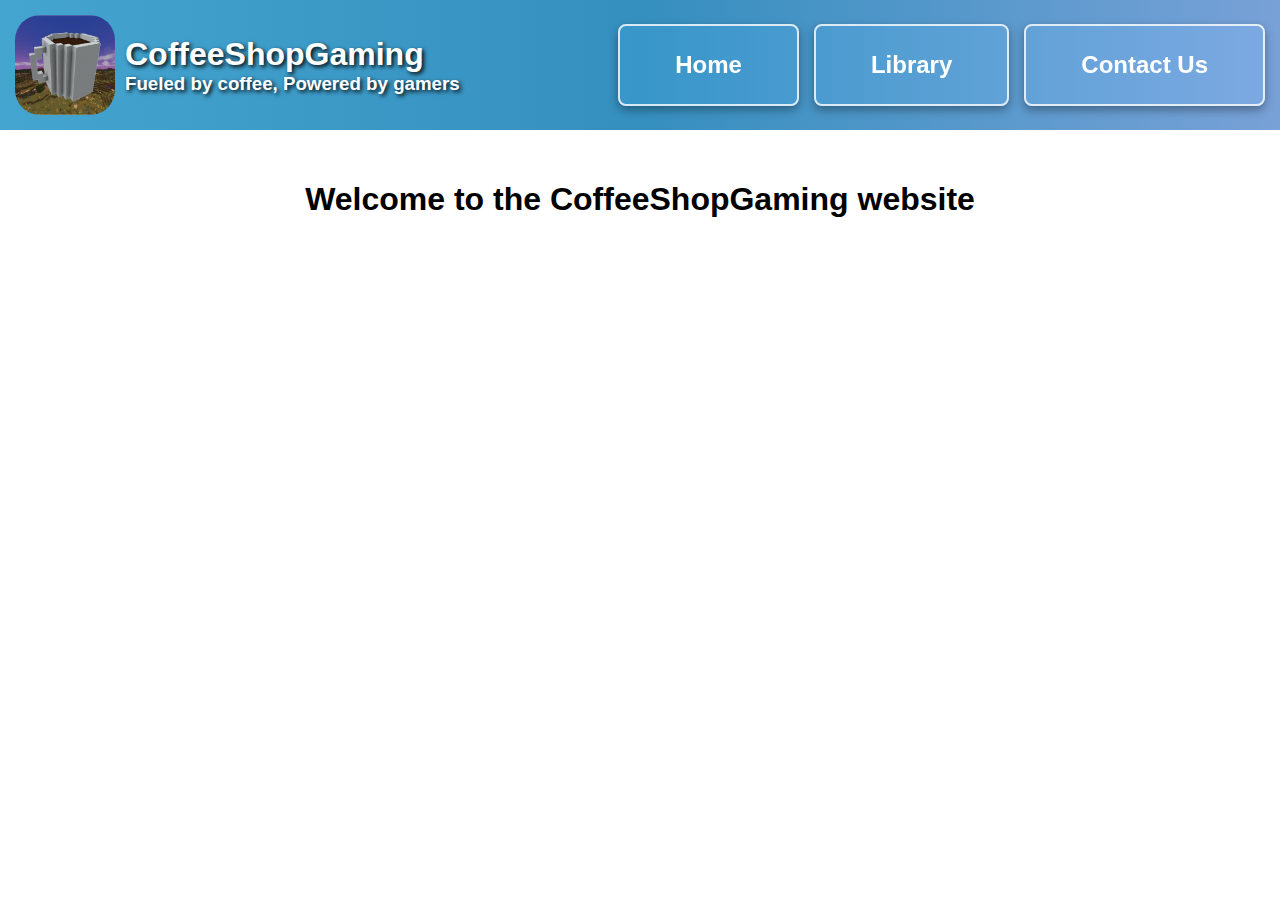
<file: index.html>
<!DOCTYPE html>
<html>
<head>
    <meta charset="utf-8">
    <meta name="viewport" content="width=device-width, initial-scale=1">
    <title>CoffeeShopGaming</title>       
    <link rel="icon" type="image/png" href="images/logo.png">
    <link rel="stylesheet" href="styles.css">

    <style>
     body {
        margin: 0;
        font-family: Arial, Helvetica, sans-serif;
    }

    .nav-btn:hover {
        background: rgba(255,255,255,0.15);
        transform: translateY(-2px);
    }
    
    </style>
</head>

<body>

<header class="standard-header">
    <div class="header-content">
        <img src="images/logo.png" class="header-logo" alt="Logo">
        <div class="header-text">
            <h1>CoffeeShopGaming</h1>
            <h3>Fueled by coffee, Powered by gamers</h3>
        </div>
    </div>

    <nav style="display: flex; gap: 15px;">
        <button class="nav-btn" onclick="window.location.href='index.html'">Home</button>
        <button class="nav-btn" onclick="window.location.href='picture_libary.html'">Library</button>
        <button class="nav-btn" onclick="window.location.href='contact_us.html'">Contact Us</button>
    </nav>
</header>
<div class="container">
  <span class="center-content"><h1>Welcome to the CoffeeShopGaming website</h1></span> <!-- centers the word -->
</div>



</body>
</html>
</file>
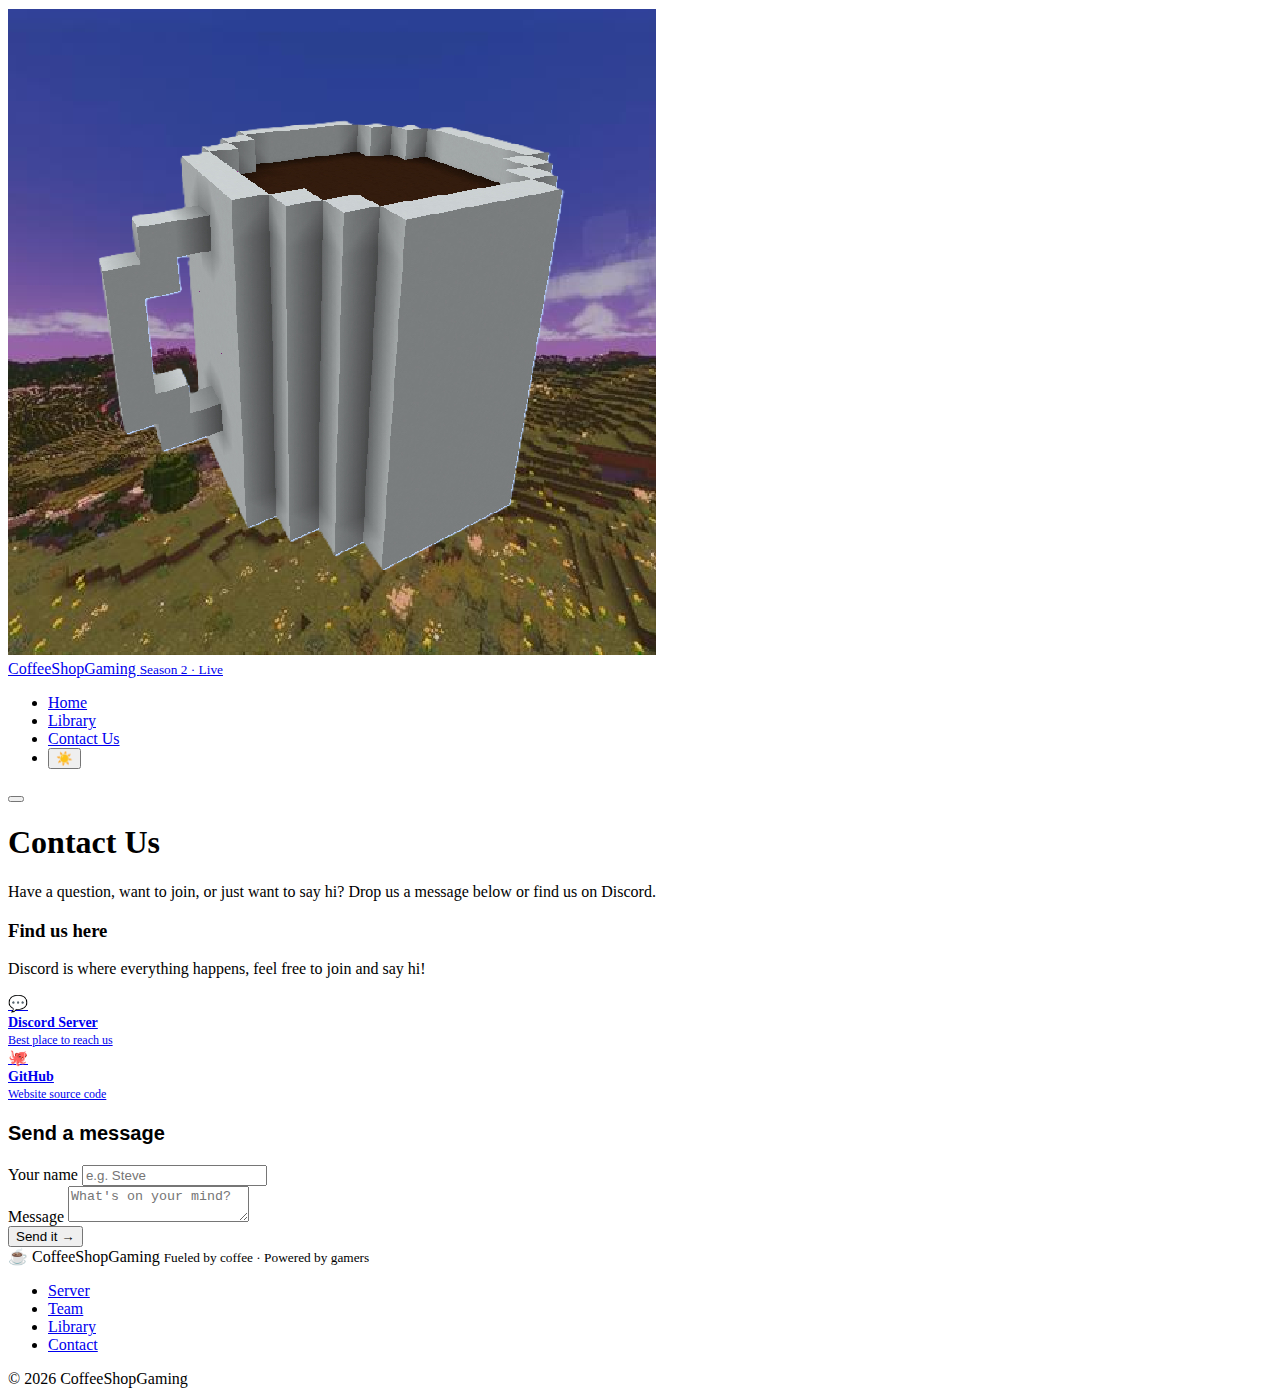
<file: contact.html>
<!DOCTYPE html>
<html lang="en" data-theme="dark">

<head>
  <meta charset="UTF-8" />
  <meta name="viewport" content="width=device-width, initial-scale=1.0" />
  <title>Contact Us · CoffeeShopGaming</title>
  <link rel="stylesheet" href="styles.css" />
  <link rel="icon" href="images\logo.png">
</head>

<body>

  <!-- NAV -->
  <nav id="nav">
    <a href="index.html" class="nav-logo">
      <img src="images/logo.png" alt="Logo" />
      <div class="nav-logo-text">
        CoffeeShopGaming
        <small>Season 2 · Live</small>
      </div>
    </a>
    <ul class="nav-links">
      <li><a href="index.html">Home</a></li>
      <li><a href="library.html">Library</a></li>
      <li><a href="contact.html" class="nav-cta active">Contact Us</a></li>
      <li><button class="theme-toggle" id="themeBtn" title="Toggle theme" aria-label="Toggle theme">☀️</button></li>
    </ul>

    <button class="hamburger" id="hamburger" aria-label="Menu">
      <span></span><span></span><span></span>
    </button>
  </nav>

  <!-- PAGE HERO -->
  <div class="page-hero">
    <h1>Contact Us</h1>
    <p>Have a question, want to join, or just want to say hi? Drop us a message below or find us on Discord.</p>
  </div>

  <!-- CONTACT -->
  <section class="section" style="padding-top:0;">
    <div class="contact-grid">

      <!-- Info -->
      <div class="contact-info">
        <h3>Find us here</h3>
        <p>Discord is where everything happens, feel free to join and say hi!</p>

        <div class="contact-links">
          <a href="https://discord.gg/wgyFHkYWY2" target="_blank" class="contact-link">
            <span class="icon">💬</span>
            <div>
              <strong style="color:var(--text); font-size:14px;">Discord Server</strong>
              <div style="font-size:12px; margin-top:2px;">Best place to reach us</div>
            </div>
          </a>
          <a href="https://github.com/Cooper-Rice/CoffeeShopGaming-Website" target="_blank" class="contact-link">
            <span class="icon">🐙</span>
            <div>
              <strong style="color:var(--text); font-size:14px;">GitHub</strong>
              <div style="font-size:12px; margin-top:2px;">Website source code</div>
            </div>
          </a>
          <!-- <a href="#" class="contact-link">
            <span class="icon">🎮</span>
            <div>
              <strong style="color:var(--text); font-size:14px;">Minecraft Server</strong>
              <div style="font-size:12px; margin-top:2px;">Hosted by Squidforge</div>
            </div>
          </a> -->
        </div>
      </div>

      <!-- form -->
      <div>
        <div class="card" style="border-radius:12px;">
          <h3 style="font-family:'Fredoka',sans-serif; font-size:20px; color:var(--text); margin-bottom:20px;">Send a
            message</h3>

          <div class="contact-form" id="contactForm">
            <div class="form-group">
              <label for="fname">Your name</label>
              <input type="text" id="fname" placeholder="e.g. Steve" />
            </div>
            <div class="form-group">
              <label for="message">Message</label>
              <textarea id="message" placeholder="What's on your mind?"></textarea>
            </div>
            <button class="btn btn-filled" id="sendBtn" style="align-self:flex-start;">Send it →</button>
          </div>

          <!-- Not used atm -->
          <div id="formSuccess" style="display:none; text-align:center; padding:40px 20px;">
            <div style="font-size:40px; margin-bottom:12px;">☕</div>
            <p style="font-family:'Fredoka',sans-serif; font-size:20px; color:var(--text); margin-bottom:8px;">Email
              client opened!</p>
            <p style="font-size:14px; color:var(--muted);">Your message is ready to send. Hit send in your email client
              and we'll get back to you soon!</p>
          </div>
          <!--  -->
          
        </div>
      </div>

    </div>
  </section>

  <!-- FOOTER -->
  <footer>
    <div class="footer-brand">
      ☕ CoffeeShopGaming
      <small>Fueled by coffee · Powered by gamers</small>
    </div>
    <ul class="footer-links">
      <li><a href="index.html#server">Server</a></li>
      <li><a href="index.html#team">Team</a></li>
      <li><a href="library.html">Library</a></li>
      <li><a href="contact.html">Contact</a></li>
    </ul>
    <span class="footer-copy">© 2026 CoffeeShopGaming</span>
  </footer>

  <script src="theme.js"></script>
  <script src="hamburger.js"></script>
  <script>
    const nav = document.getElementById('nav');
    window.addEventListener('scroll', () => nav.classList.toggle('scrolled', scrollY > 50));

    document.getElementById('sendBtn').addEventListener('click', function () {
      const name = document.getElementById('fname').value.trim();
      const message = document.getElementById('message').value.trim();

      if (!name || !message) {
        alert('Please fill in your name and message!');
        return;
      }

      const body = message;

      const gmailUrl = 'https://mail.google.com/mail/?view=cm&to=voidblock6@gmail.com'
        + '&su=' + encodeURIComponent('CoffeeShopGaming - Message from ' + name)
        + '&body=' + encodeURIComponent(body);

      window.open(gmailUrl, '_blank');

      //   document.getElementById('contactForm').style.display = 'none';
      //   document.getElementById('formSuccess').style.display = 'block';
    });
  </script>
</body>

</html>
</file>
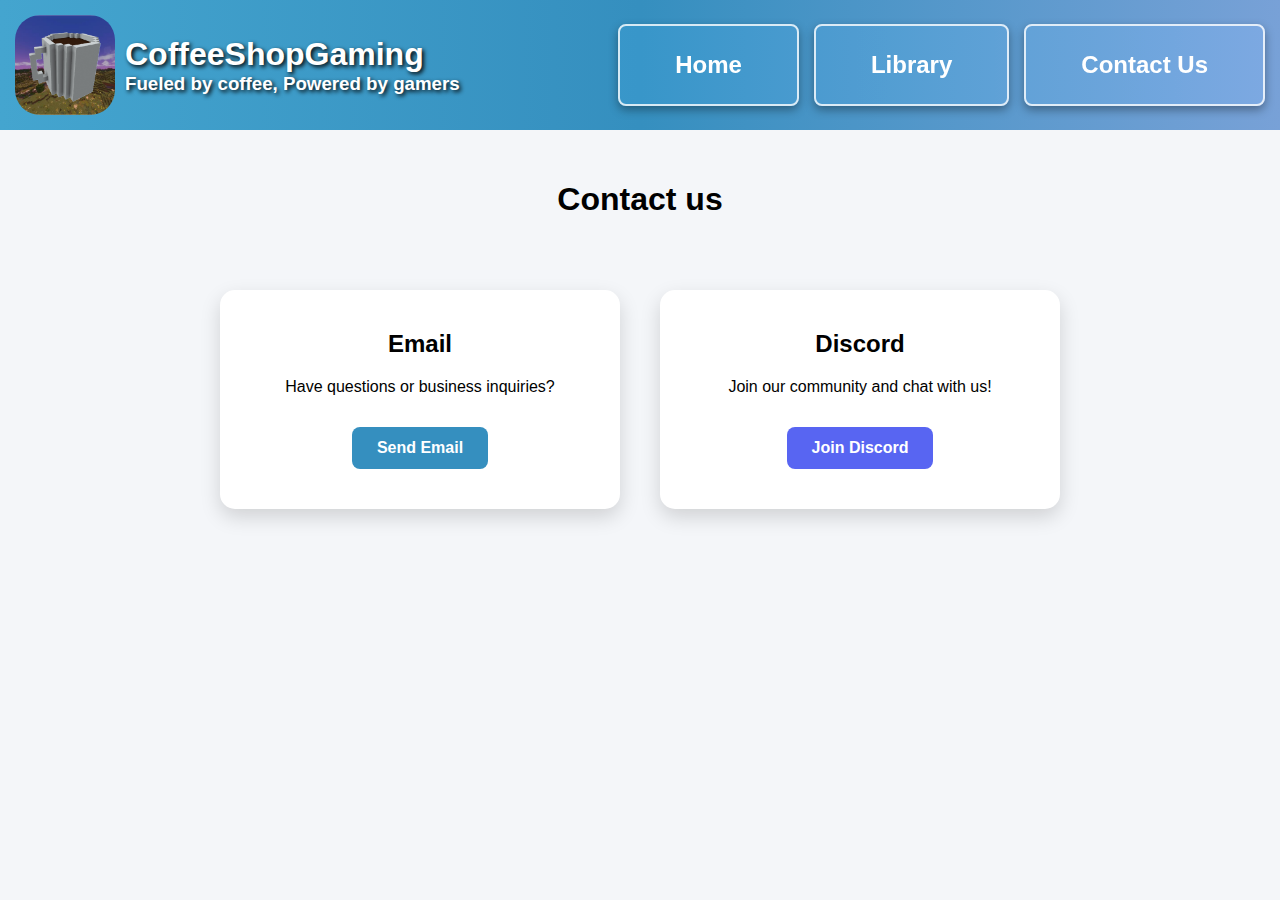
<file: contact_us.html>
<!DOCTYPE html>
<html>
<head>
    <meta charset="utf-8">
    <meta name="viewport" content="width=device-width, initial-scale=1">
    <title>CoffeeShopGaming</title>
    <link rel="icon" type="image/png" href="images/logo.png">
    <link rel="stylesheet" href="styles.css">

    <style>
        body {
            margin: 0;
            font-family: Arial, Helvetica, sans-serif;
            background: #f4f6f9;
        }

        .nav-btn:hover {
            background: rgba(255,255,255,0.15);
            transform: translateY(-2px);
        }
    </style>
</head>

<body>

<header class="standard-header">
    <div class="header-content">
        <img src="images/logo.png" class="header-logo" alt="Logo">
        <div class="header-text">
            <h1>CoffeeShopGaming</h1>
            <h3>Fueled by coffee, Powered by gamers</h3>
        </div>
    </div>

    <nav style="display: flex; gap: 15px;">
        <button class="nav-btn" onclick="window.location.href='index.html'">Home</button>
        <button class="nav-btn" onclick="window.location.href='picture_libary.html'">Library</button>
        <button class="nav-btn" onclick="window.location.href='contact_us.html'">Contact Us</button>
    </nav>
</header>

<div class="container">
    <h1>Contact us</h1>
</div>

<div class="contact-container">

    <div class="contact-card">
        <h2>Email</h2>
        <p>Have questions or business inquiries?</p>
        <a class="contact-btn" href="https://mail.google.com/mail/?view=cm&to=voidblock6@gmail.com" target="_blank">
            Send Email
        </a>
    </div>

    <div class="contact-card">
        <h2>Discord</h2>
        <p>Join our community and chat with us!</p>
        <a class="discord-btn" href="https://discord.com/invite" target="_blank">
            Join Discord
        </a>
    </div>

</div>
</file>
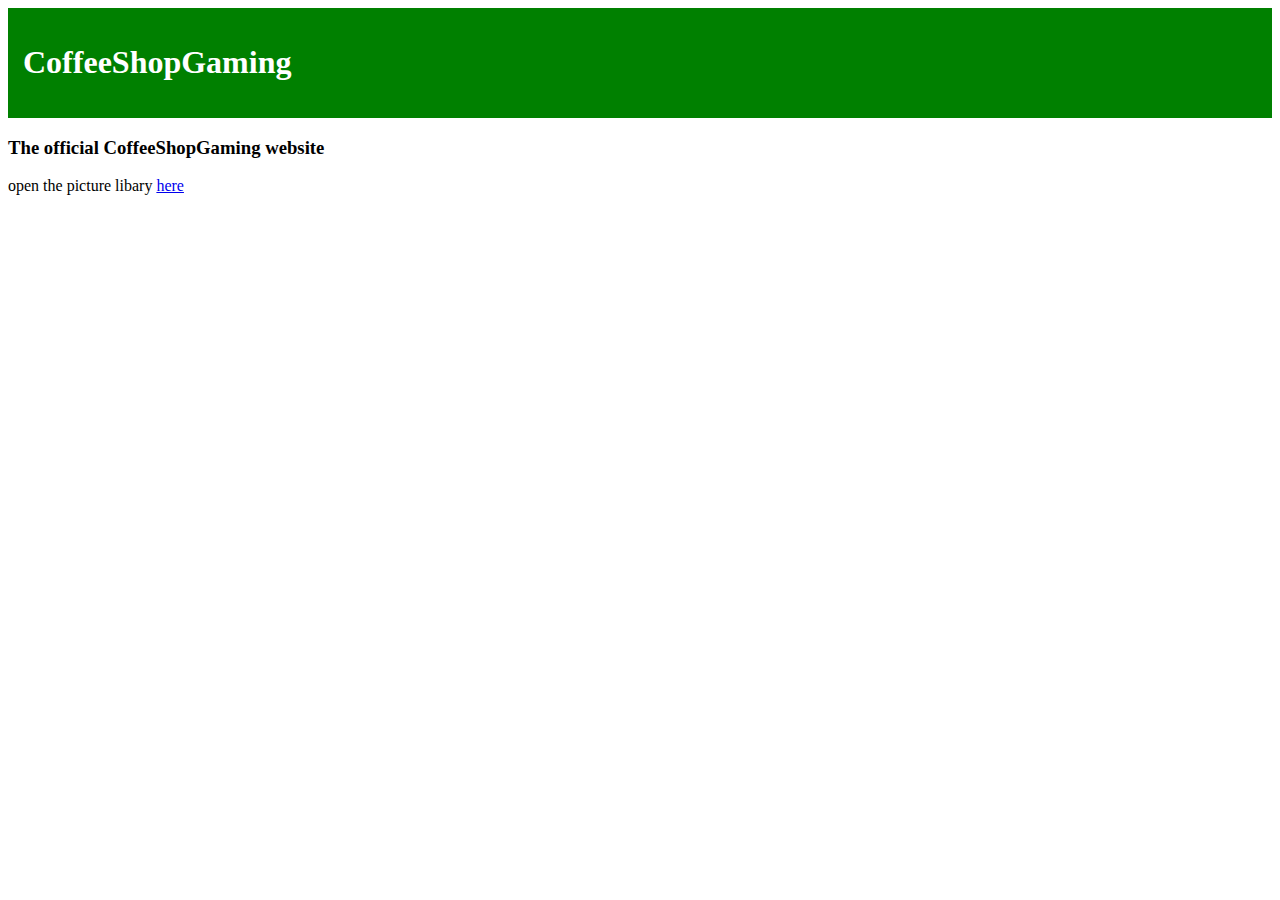
<file: main.html>
<!DOCTYPE html>
<html>
    <head>
 <meta charset="utf-8">
<meta name="viewport " content ="width=device-width, initial-scale=1">
<title>CoffeeShopGaming</title>       

  <header style="background-color: green; color: white; padding: 15px;">
  <h1>CoffeeShopGaming</h1> </header>

    </head>
    <body>

        
        <h3 >The official CoffeeShopGaming website </h3>



open the picture libary 
<a href="picture_libary.html" > here </a>
<br>

    </body>
</html>
</file>
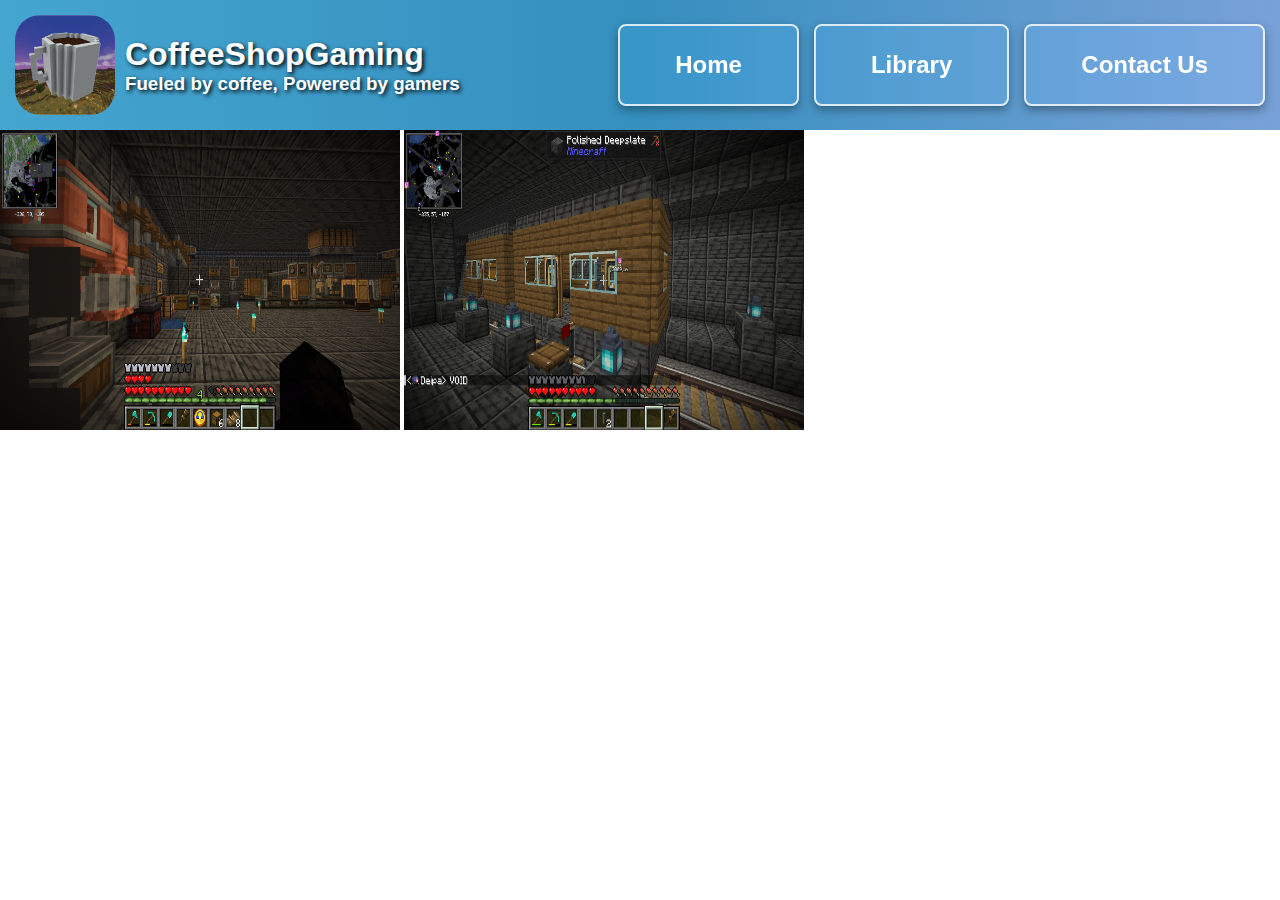
<file: picture_libary.html>
<!DOCTYPE html>
<html>
<head>
    <meta charset="utf-8">
    <meta name="viewport" content="width=device-width, initial-scale=1">
    <title>CoffeeShopGaming</title>       
    <link rel="icon" type="image/png" href="images/logo.png">
    <link rel="stylesheet" href="styles.css">

    <style>
     body {
        margin: 0;
        font-family: Arial, Helvetica, sans-serif;
    }

    .nav-btn:hover {
        background: rgba(255,255,255,0.15);
        transform: translateY(-2px);
    }
    
    </style>
</head>

<body>

<header class="standard-header">
    <div class="header-content">
        <img src="images/logo.png" class="header-logo" alt="Logo">
        <div class="header-text">
            <h1>CoffeeShopGaming</h1>
            <h3>Fueled by coffee, Powered by gamers</h3>
        </div>
    </div>

    <nav style="display: flex; gap: 15px;">
        <button class="nav-btn" onclick="window.location.href='index.html'">Home</button>
        <button class="nav-btn" onclick="window.location.href='picture_libary.html'">Library</button>
        <button class="nav-btn" onclick="window.location.href='contact_us.html'">Contact Us</button>
    </nav>
</header>

<img src="images/website_img_1.png" width="400" height="300"> 
<img src="images/website_img_2.png" width="400" height="300"> 

</body>
</html>
</file>
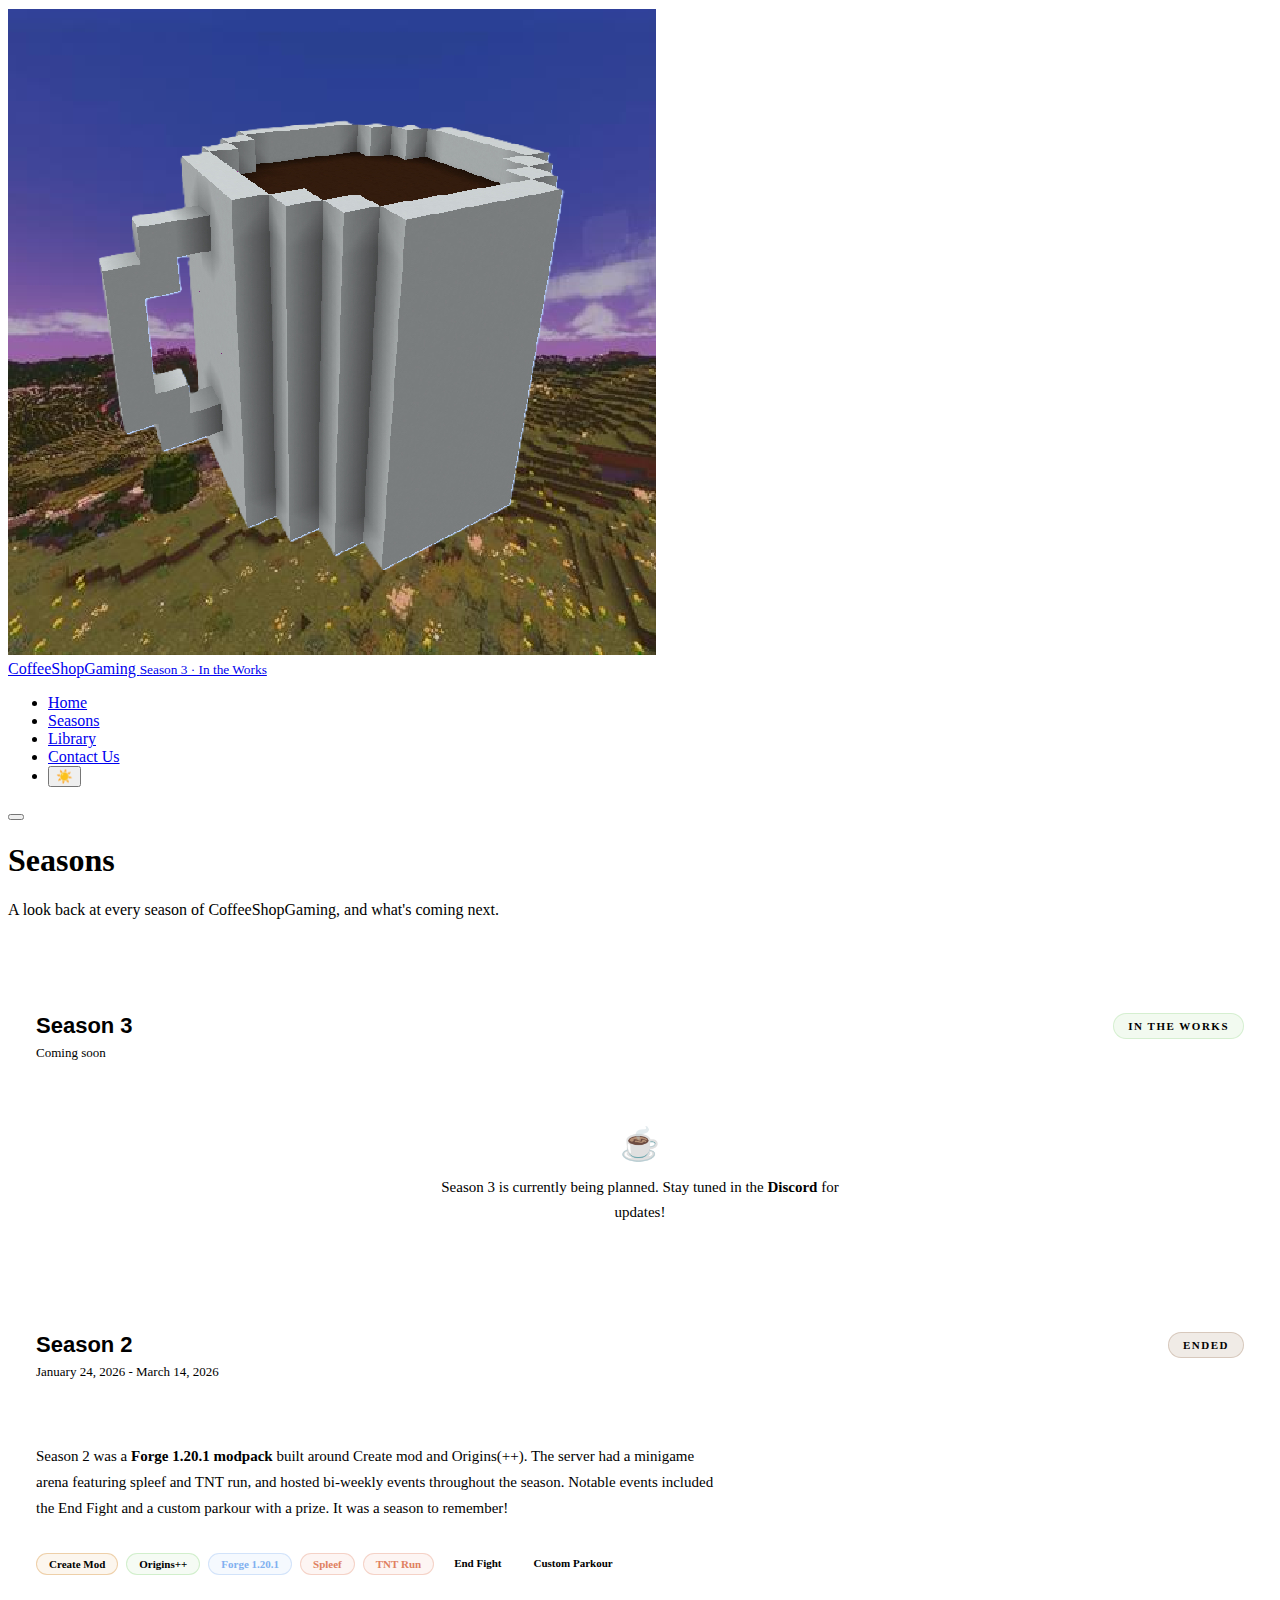
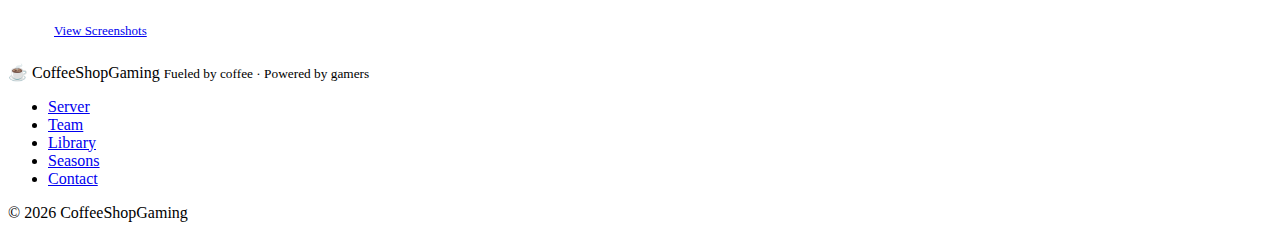
<file: seasons.html>
<!DOCTYPE html>
<html lang="en" data-theme="dark">

<head>
  <meta charset="UTF-8" />
  <meta name="viewport" content="width=device-width, initial-scale=1.0" />
  <title>Seasons · CoffeeShopGaming</title>
  <link rel="stylesheet" href="styles.css"/>
  <link rel="stylesheet" href="seasons.css"/>
  <link rel="icon" href="images/logo.png">
</head>

<body>

  <nav id="nav">
    <a href="index.html" class="nav-logo">
      <img src="images/logo.png" alt="Logo" />
      <div class="nav-logo-text">
        CoffeeShopGaming
        <small>Season 3 · In the Works</small>
      </div>
    </a>
    <ul class="nav-links">
      <li><a href="index.html">Home</a></li>
      <li><a href="seasons.html" class="active">Seasons</a></li>
      <li><a href="library.html">Library</a></li>
      <li><a href="contact.html" class="nav-cta">Contact Us</a></li>
      <li><button class="theme-toggle" id="themeBtn" title="Toggle theme" aria-label="Toggle theme">☀️</button></li>
    </ul>
    <button class="hamburger" id="hamburger" aria-label="Menu">
      <span></span><span></span><span></span>
    </button>
  </nav>

  <div class="page-hero">
    <h1>Seasons</h1>
    <p>A look back at every season of CoffeeShopGaming, and what's coming next.</p>
  </div>

  <section class="section" style="padding-top:0;">
    <div class="seasons-list">

      <!-- SEASON 3 -->
      <div class="season-card">
        <div class="season-card-header">
          <div class="season-card-header-left">
            <h3>Season 3</h3>
            <span class="season-dates">Coming soon</span>
          </div>
          <span class="season-status upcoming">In the Works</span>
        </div>
        <div class="season-upcoming">
          <div class="icon">☕</div>
          <p>Season 3 is currently being planned. Stay tuned in the 
            <a href="https://discord.gg/wgyFHkYWY2" target="_blank" style="color:var(--amber);text-decoration:none;font-weight:600;">Discord</a> 
            for updates!</p>
        </div>
      </div>

      <!-- SEASON 2 -->
      <div class="season-card">
        <div class="season-card-header">
          <div class="season-card-header-left">
            <h3>Season 2</h3>
            <span class="season-dates">January 24, 2026 - March 14, 2026</span>
          </div>
          <span class="season-status ended">Ended</span>
        </div>
        <div class="season-card-body">
          <p>
            Season 2 was a <strong>Forge 1.20.1 modpack</strong> built around Create mod and Origins(++).
            The server had a minigame arena featuring spleef and TNT run, and hosted bi-weekly events throughout the season.
            Notable events included the End Fight and a custom parkour with a prize.
            It was a season to remember!
          </p>
          <div class="season-tags">
            <span class="season-tag amber">Create Mod</span>
            <span class="season-tag green">Origins++</span>
            <span class="season-tag blue">Forge 1.20.1</span>
            <span class="season-tag red">Spleef</span>
            <span class="season-tag red">TNT Run</span>
            <span class="season-tag muted">End Fight</span>
            <span class="season-tag muted">Custom Parkour</span>
          </div>
        </div>
        <div class="season-card-footer">
          <a href="library.html#season-2" class="btn btn-outline" style="padding:8px 18px; font-size:13px;">View Screenshots</a>
        </div>
      </div>

    </div>
  </section>

  <footer>
    <div class="footer-brand">
      ☕ CoffeeShopGaming
      <small>Fueled by coffee · Powered by gamers</small>
    </div>
    <ul class="footer-links">
      <li><a href="index.html#server">Server</a></li>
      <li><a href="index.html#team">Team</a></li>
      <li><a href="library.html">Library</a></li>
      <li><a href="seasons.html">Seasons</a></li>
      <li><a href="contact.html">Contact</a></li>
    </ul>
    <span class="footer-copy">© 2026 CoffeeShopGaming</span>
  </footer>

  <script src="theme.js"></script>
  <script src="hamburger.js"></script>
  <script>
    const nav = document.getElementById('nav');
    window.addEventListener('scroll', () => nav.classList.toggle('scrolled', scrollY > 50));
  </script>
</body>

</html>
</file>
<file: styles.css>
/* Header styles */
.standard-header {
  background: linear-gradient(90deg, rgb(68, 165, 207) 0%, rgb(53, 143, 191) 50%, rgb(120, 161, 215) 100%);
  padding: 15px;
  background-size: cover;
  background-position: center;
  min-height: 100px;
  display: flex;
  align-items: center;
  justify-content: space-between;
}

.header-content {
  display: flex;
  align-items: center;
  color: white;
  text-shadow: 2px 2px 4px #000;
}

.header-logo {
  width: 100px;
  height: 100px;
  border-radius: 25%;
}

.header-text {
  margin-left: 10px;
}

.header-text h1 {
  margin: 0;
  font-weight: bold;
}

.header-text h3 {
  margin: 0;
  font-weight: bold;
}

/* Navigation button styles */
.nav-btn {
  padding: 25px 55px;
  cursor: pointer;
  border-radius: 8px;
  background: transparent;
  border: 2px solid rgba(255,255,255,0.8);
  color: white;
  font-weight: bold;
  font-size: 24px;
  backdrop-filter: brightness(1.05);
  box-shadow: 0 4px 10px rgba(0, 0, 0, 0.35);
  transition: all 0.2s ease;
}



 /* Contact page */
.container {
  display: flex;
  justify-content: center;
  margin-top: 30px;
}

.contact-container {
  display: flex;
  justify-content: center;
  gap: 40px;
  margin: 50px 20px;
  flex-wrap: wrap;
}

.contact-card {
  background: white;
  padding: 40px;
  width: 320px;
  border-radius: 15px;
  text-align: center;
  box-shadow: 0 8px 20px rgba(0, 0, 0, 0.15);
}

.contact-card h2 {
  margin-top: 0;
}

.contact-btn,
.discord-btn {
  display: inline-block;
  margin-top: 15px;
  padding: 12px 25px;
  text-decoration: none;
  font-weight: bold;
  border-radius: 8px;
  transition: 0.2s ease;
}

.contact-btn {
  background: rgb(53, 143, 191);
  color: white;
}

.contact-btn:hover {
  background: rgb(40, 120, 170);
}

.discord-btn {
  background: #5865F2;
  color: white;
}

.discord-btn:hover {
  background: #4752C4;
}
</file>
<file: seasons.css>
.seasons-list {
  display: flex;
  flex-direction: column;
  gap: 20px;
  margin-top: 48px;
}

.season-card {
  background: var(--card);
  border: 1px solid var(--border);
  border-radius: 12px;
  overflow: hidden;
  transition: border-color 0.2s;
}

.season-card-header {
  display: flex;
  align-items: center;
  justify-content: space-between;
  flex-wrap: wrap;
  gap: 12px;
  padding: 24px 28px;
  border-bottom: 1px solid var(--border);
}

.season-card-header-left h3 {
  font-family: 'Nunito', sans-serif;
  font-size: 22px;
  font-weight: 800;
  color: var(--text);
  margin-bottom: 4px;
}

.season-dates {
  font-size: 13px;
  color: var(--muted);
}

.season-status {
  font-size: 11px;
  font-weight: 700;
  letter-spacing: 1.5px;
  text-transform: uppercase;
  padding: 6px 14px;
  border-radius: 20px;
}

.season-status.ended {
  background: rgba(154, 120, 88, 0.15);
  color: var(--muted);
  border: 1px solid rgba(154, 120, 88, 0.3);
}

.season-status.upcoming {
  background: rgba(126, 207, 110, 0.1);
  color: var(--pixel);
  border: 1px solid rgba(126, 207, 110, 0.25);
}

.season-card-body {
  padding: 24px 28px;
  display: flex;
  flex-direction: column;
  gap: 16px;
}

.season-card-body p {
  font-size: 15px;
  color: var(--muted);
  line-height: 1.75;
  max-width: 680px;
}

.season-card-body p strong {
  color: var(--text);
  font-weight: 600;
}

.season-tags {
  display: flex;
  flex-wrap: wrap;
  gap: 8px;
}

.season-tag {
  font-size: 11px;
  font-weight: 600;
  padding: 4px 12px;
  border-radius: 12px;
}

.season-tag.amber {
  color: var(--amber);
  border: 1px solid rgba(212, 138, 42, 0.35);
  background: rgba(212, 138, 42, 0.08);
}

.season-tag.green {
  color: var(--pixel);
  border: 1px solid rgba(126, 207, 110, 0.3);
  background: rgba(126, 207, 110, 0.08);
}

.season-tag.blue {
  color: #80b0f0;
  border: 1px solid rgba(128, 176, 240, 0.3);
  background: rgba(128, 176, 240, 0.08);
}

.season-tag.red {
  color: #e08060;
  border: 1px solid rgba(224, 128, 96, 0.3);
  background: rgba(224, 128, 96, 0.08);
}

.season-tag.muted {
  color: var(--muted);
  border: 1px solid var(--border);
  background: var(--tag-bg);
}

.season-card-footer {
  padding: 16px 28px;
  border-top: 1px solid var(--border);
  display: flex;
  gap: 12px;
  flex-wrap: wrap;
}

.season-upcoming {
  padding: 40px 28px;
  text-align: center;
  color: var(--muted);
  font-size: 15px;
}

.season-upcoming .icon {
  font-size: 32px;
  margin-bottom: 12px;
}

.season-upcoming p {
  max-width: 400px;
  margin: 0 auto;
  line-height: 1.7;
}
</file>
